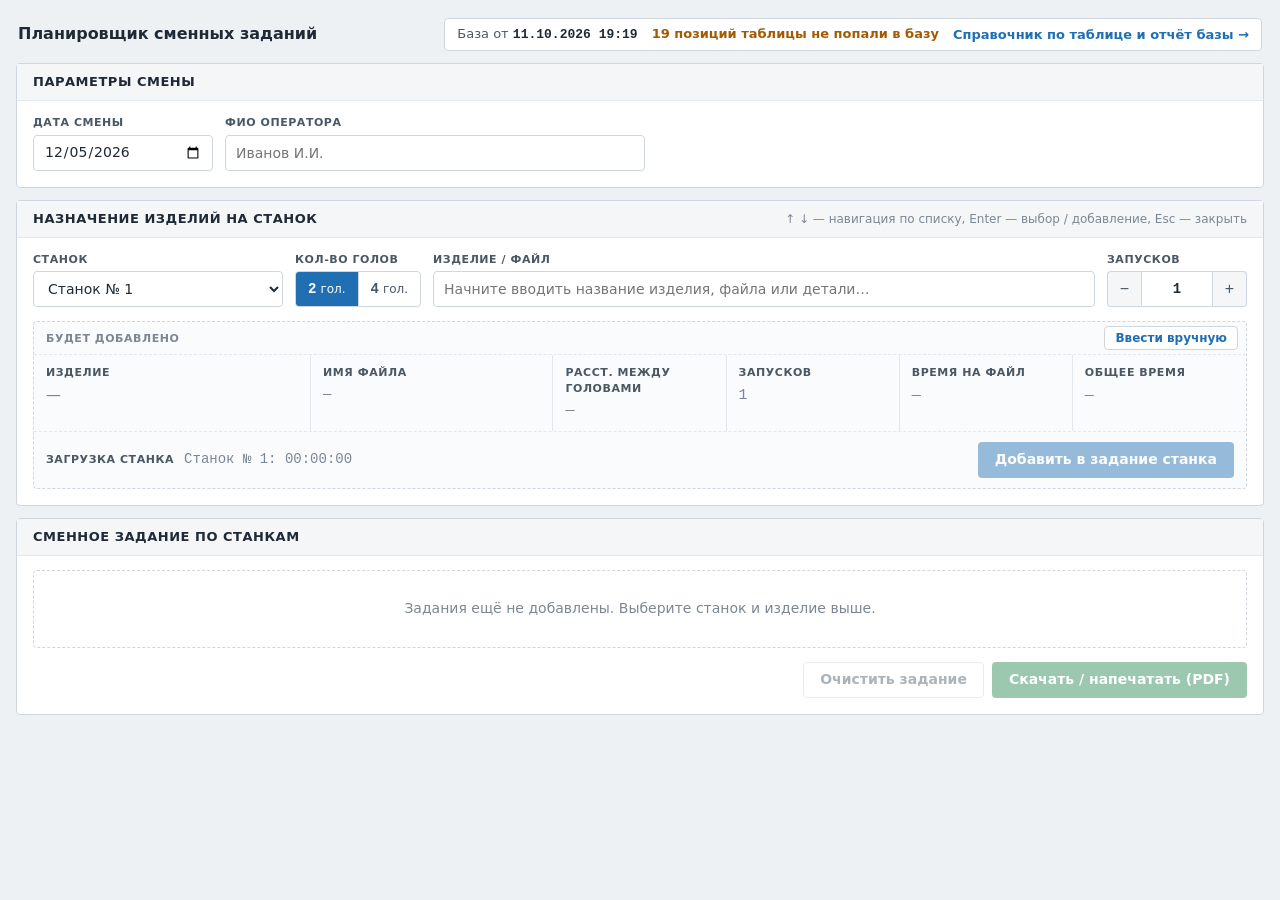
<file: index.html>
<!DOCTYPE html>
<html lang="ru">

<head>
    <meta charset="UTF-8">
    <meta name="viewport" content="width=device-width, initial-scale=1.0">
    <title>Планировщик сменных заданий</title>
    <meta name="description" content="Расчет загрузки и формирование списка изделий для резки на лазерном станке">
    <meta name="robots" content="noindex, nofollow">
    <link rel="icon" href="favicon.ico" type="image/x-icon">
    <link rel="icon" href="favicon/favicon.svg" type="image/svg+xml">
    <link rel="icon" href="favicon/favicon96-96.png" type="image/png" sizes="96x96">
    <link rel="icon" href="favicon/favicon180-180.png" type="image/png" sizes="180x180">
    <link rel="icon" href="favicon/favicon192-192.png" type="image/png" sizes="192x192">
    <link rel="icon" href="favicon/favicon512-512.png" type="image/png" sizes="512x512">
    <link rel="stylesheet" href="style.css">
    <!-- open graph meta -->
    <meta property="og:title" content="Планировщик сменных заданий">
    <meta property="og:description"
        content="Расчет загрузки и формирование списка изделий для резки на лазерном станке">
    <meta property="og:image" content="https://fed-off.github.io/order-service/favicon/favicon512-512.png">
    <meta property="og:url" content="https://fed-off.github.io/order-service/">
    <meta property="og:type" content="website">
</head>

<body>

    <main class="app no-print">

        <header class="topbar">
            <h1>Планировщик сменных заданий</h1>
            <a class="topbar-link" href="report.html" id="reportLink">
                <span class="topbar-meta" id="baseInfo"></span>
                <span class="topbar-go">Справочник по таблице и отчёт базы →</span>
            </a>
        </header>

        <!-- 1. Параметры смены -->
        <section class="panel">
            <header class="panel-head">
                <h2>Параметры смены</h2>
            </header>
            <div class="row row-shift">
                <div class="field field-date">
                    <label for="shiftDate">Дата смены</label>
                    <input type="date" id="shiftDate">
                </div>
                <div class="field field-operator">
                    <label for="operatorName">ФИО оператора</label>
                    <input type="text" id="operatorName" placeholder="Иванов И.И." autocomplete="off">
                </div>
            </div>
        </section>

        <!-- 2. Назначение изделий на станок -->
        <section class="panel">
            <header class="panel-head">
                <h2>Назначение изделий на станок</h2>
                <span class="hint">↑ ↓ — навигация по списку, Enter — выбор / добавление, Esc — закрыть</span>
            </header>

            <div class="row row-assign">
                <div class="field field-machine">
                    <label for="machineSelect">Станок</label>
                    <select id="machineSelect"></select>
                </div>

                <fieldset class="field field-heads">
                    <legend>Кол-во голов</legend>
                    <div class="segmented" role="radiogroup">
                        <label class="seg">
                            <input type="radio" name="heads" value="2" checked>
                            <span>2</span>
                        </label>
                        <label class="seg">
                            <input type="radio" name="heads" value="4">
                            <span>4</span>
                        </label>
                    </div>
                </fieldset>

                <div class="field field-search">
                    <label for="fileSearch">Изделие / файл</label>
                    <div class="combo">
                        <input type="text" id="fileSearch"
                            placeholder="Начните вводить название изделия, файла или детали…" autocomplete="off"
                            spellcheck="false" role="combobox" aria-expanded="false" aria-controls="searchResults"
                            aria-autocomplete="list">
                        <button type="button" class="combo-clear" id="searchClear" title="Очистить" hidden>×</button>
                        <div class="combo-list" id="searchResults" role="listbox" hidden></div>
                    </div>
                </div>

                <div class="field field-runs">
                    <label for="runsInput">Запусков</label>
                    <div class="stepper">
                        <button type="button" class="step-btn" data-step="-1" tabindex="-1"
                            aria-label="Меньше">−</button>
                        <input type="number" id="runsInput" value="1" min="1" step="1" inputmode="numeric">
                        <button type="button" class="step-btn" data-step="1" tabindex="-1"
                            aria-label="Больше">+</button>
                    </div>
                </div>
            </div>

            <!-- Предварительный просмотр добавляемой позиции -->
            <!-- data-mode="manual": вместо значений из базы — поля ручного ввода (m*) -->
            <div class="preview" id="preview" data-state="empty" data-mode="db">
                <div class="preview-title">
                    <span id="previewTitle">Будет добавлено</span>
                    <button type="button" class="btn-mini" id="manualBtn">Ввести вручную</button>
                </div>
                <div class="preview-grid">
                    <div class="out out-product">
                        <label class="out-label" for="mProduct">Изделие</label>
                        <output id="pvProduct">—</output>
                        <input type="text" id="mProduct" class="m-input" placeholder="Название изделия"
                            autocomplete="off">
                    </div>
                    <div class="out out-file">
                        <label class="out-label" for="mFile">Имя файла</label>
                        <output id="pvFile" class="file-cell"><span class="file-name">—</span></output>
                        <input type="text" id="mFile" class="m-input m-file" placeholder="Имя файла" autocomplete="off"
                            spellcheck="false">
                        <input type="text" id="mDesc" class="m-input m-desc" placeholder="Детали (необязательно)"
                            autocomplete="off">
                    </div>
                    <div class="out">
                        <label class="out-label" for="mDistance">Расст. между головами</label>
                        <output id="pvDistance" class="num">—</output>
                        <div class="m-unit m-input" data-unit="см">
                            <input type="text" id="mDistance" class="num" placeholder="0" inputmode="decimal"
                                autocomplete="off">
                        </div>
                    </div>
                    <div class="out">
                        <span class="out-label">Запусков</span>
                        <output id="pvRuns" class="num">—</output>
                    </div>
                    <div class="out">
                        <label class="out-label" for="mTime">Время на файл</label>
                        <output id="pvTimeOne" class="num">—</output>
                        <input type="text" id="mTime" class="m-input num" placeholder="чч:мм:сс" inputmode="numeric"
                            maxlength="8" autocomplete="off">
                    </div>
                    <div class="out out-accent">
                        <span class="out-label">Общее время</span>
                        <output id="pvTimeTotal" class="num">—</output>
                    </div>
                </div>
                <div class="preview-foot">
                    <div class="load">
                        <span class="out-label">Загрузка станка</span>
                        <output id="pvLoad" class="num">—</output>
                    </div>
                    <div class="preview-msg" id="previewMsg" hidden></div>
                    <button type="button" class="btn btn-primary" id="addBtn" disabled>Добавить в задание
                        станка</button>
                </div>
            </div>
        </section>

        <!-- 3. Сформированное задание -->
        <section class="panel">
            <header class="panel-head">
                <h2>Сменное задание по станкам</h2>
                <div class="summary" id="summary"></div>
            </header>

            <div id="jobsContainer"></div>

            <div class="panel-actions">
                <button type="button" class="btn btn-ghost" id="clearBtn" disabled>Очистить задание</button>
                <button type="button" class="btn btn-success" id="printBtn" disabled>Скачать / напечатать (PDF)</button>
            </div>
        </section>
    </main>

    <div class="toast" id="toast" role="status" aria-live="polite" hidden></div>

    <!-- Область печати (A4). Страницы (.pdf-page) собирает app.js: разбивка и нумерация
     считаются заранее, поэтому @page margin: 0 отключает колонтитулы браузера (URL, дату). -->
    <div id="pdfArea" class="print-only pdf-sheet"></div>

    <script src="data.js"></script>
    <script src="report.js"></script>
    <script src="app.js"></script>
</body>

</html>
</file>
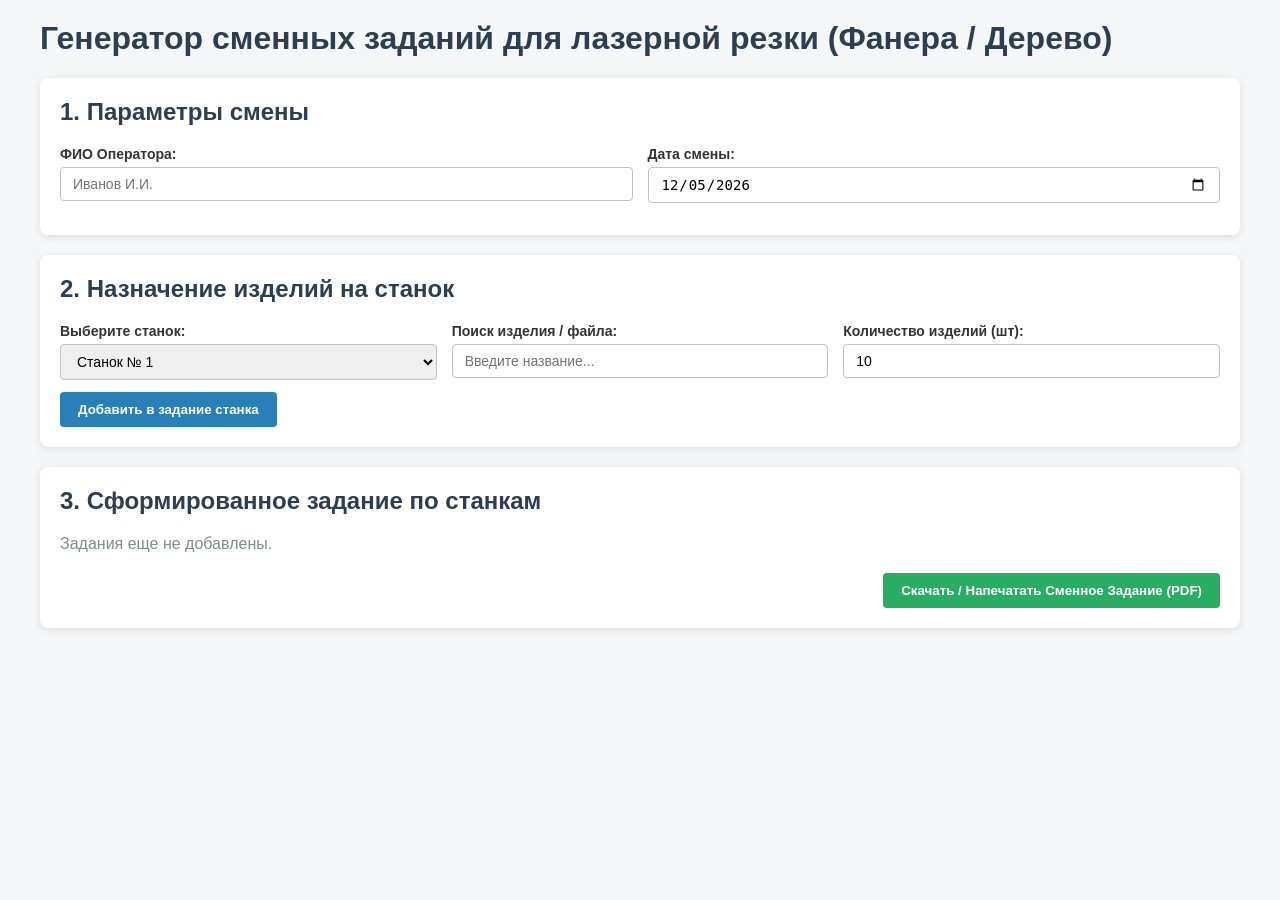
<file: reference.html>
<!DOCTYPE html>
<html lang="ru">
<head>
    <meta charset="UTF-8">
    <meta name="viewport" content="width=device-width, initial-scale=1.0">
    <title>Система формирования сменных заданий лазерной резки</title>
    <style>
        :root {
            --primary-color: #2c3e50;
            --accent-color: #2980b9;
            --bg-color: #f4f6f7;
            --card-bg: #ffffff;
            --border-color: #bdc3c7;
        }

        body {
            font-family: 'Segoe UI', Tahoma, Geneva, Verdana, sans-serif;
            background-color: var(--bg-color);
            margin: 0;
            padding: 20px;
            color: #333;
        }

        .container {
            max-width: 1200px;
            margin: 0 auto;
        }

        h1, h2, h3 {
            color: var(--primary-color);
            margin-top: 0;
        }

        .card {
            background: var(--card-bg);
            padding: 20px;
            border-radius: 8px;
            box-shadow: 0 2px 8px rgba(0,0,0,0.1);
            margin-bottom: 20px;
        }

        .grid-3 {
            display: grid;
            grid-template-columns: repeat(3, 1fr);
            gap: 15px;
        }

        .grid-2 {
            display: grid;
            grid-template-columns: repeat(2, 1fr);
            gap: 15px;
        }

        .form-group {
            display: flex;
            flex-direction: column;
            margin-bottom: 12px;
        }

        .form-group label {
            font-weight: 600;
            margin-bottom: 5px;
            font-size: 14px;
        }

        .form-group input, .form-group select {
            padding: 8px 12px;
            border: 1px solid var(--border-color);
            border-radius: 4px;
            font-size: 14px;
        }

        .btn {
            background-color: var(--accent-color);
            color: white;
            border: none;
            padding: 10px 18px;
            border-radius: 4px;
            cursor: pointer;
            font-weight: bold;
            transition: background 0.2s;
        }

        .btn:hover {
            background-color: #1c5980;
        }

        .btn-success {
            background-color: #27ae60;
        }
        .btn-success:hover {
            background-color: #1e8449;
        }

        .btn-danger {
            background-color: #e74c3c;
            padding: 5px 10px;
            font-size: 12px;
        }

        /* Таблица в интерфейсе */
        table.data-table {
            width: 100%;
            border-collapse: collapse;
            margin-top: 15px;
        }

        table.data-table th, table.data-table td {
            border: 1px solid var(--border-color);
            padding: 10px;
            text-align: left;
            font-size: 14px;
        }

        table.data-table th {
            background-color: #ecf0f1;
        }

        .machine-badge {
            display: inline-block;
            background: #e8f4f8;
            color: var(--accent-color);
            padding: 4px 8px;
            border-radius: 4px;
            font-weight: bold;
        }

        /* Поисковый блок */
        .search-results {
            border: 1px solid var(--border-color);
            max-height: 150px;
            overflow-y: auto;
            position: absolute;
            background: white;
            width: 95%;
            z-index: 100;
            display: none;
        }

        .search-item {
            padding: 8px;
            cursor: pointer;
            border-bottom: 1px solid #eee;
        }

        .search-item:hover {
            background-color: #f1f1f1;
        }

        /* БЛОК ДЛЯ ПЕЧАТИ PDF (A4) */
        @media print {
            body {
                background: white;
                padding: 0;
            }
            .no-print {
                display: none !important;
            }
            .print-only {
                display: block !important;
            }
            .page-break {
                page-break-after: always;
            }
        }

        .print-only {
            display: none;
        }

        .pdf-header {
            border-bottom: 2px solid #000;
            padding-bottom: 10px;
            margin-bottom: 15px;
        }

        .pdf-table {
            width: 100%;
            border-collapse: collapse;
            margin-top: 10px;
            margin-bottom: 20px;
        }

        .pdf-table th, .pdf-table td {
            border: 1px solid #000;
            padding: 8px;
            font-size: 12px;
            text-align: center;
        }

        .pdf-table th {
            background-color: #f0f0f0;
        }

        .pdf-manual-cell {
            width: 120px;
            background-color: #fafafa;
        }
    </style>
</head>
<body>

<div class="container no-print">
    <h1>Генератор сменных заданий для лазерной резки (Фанера / Дерево)</h1>

    <div class="card">
        <h2>1. Параметры смены</h2>
        <div class="grid-2">
            <div class="form-group">
                <label>ФИО Оператора:</label>
                <input type="text" id="operatorName" placeholder="Иванов И.И.">
            </div>
            <div class="form-group">
                <label>Дата смены:</label>
                <input type="date" id="shiftDate">
            </div>
        </div>
    </div>

    <div class="card">
        <h2>2. Назначение изделий на станок</h2>
        <div class="grid-3">
            <div class="form-group">
                <label>Выберите станок:</label>
                <select id="machineSelect">
                    <option value="1">Станок № 1</option>
                    <option value="2">Станок № 2</option>
                    <option value="3">Станок № 3</option>
                    <option value="4">Станок № 4</option>
                    <option value="5">Станок № 5</option>
                    <option value="6">Станок № 6</option>
                    <option value="7">Станок № 7</option>
                    <option value="8">Станок № 8</option>
                    <option value="9">Станок № 9</option>
                    <option value="10">Станок № 10</option>
                </select>
            </div>

            <div class="form-group" style="position: relative;">
                <label>Поиск изделия / файла:</label>
                <input type="text" id="fileSearch" placeholder="Введите название..." autocomplete="off">
                <div id="searchResults" class="search-results"></div>
            </div>

            <div class="form-group">
                <label>Количество изделий (шт):</label>
                <input type="number" id="itemQty" value="10" min="1">
            </div>
        </div>

        <div id="calcPreview" style="background: #eef7fa; padding: 12px; border-radius: 4px; display: none; margin-bottom: 15px;">
            <strong>Предварительный расчёт:</strong>
            <span id="previewText"></span>
        </div>

        <button class="btn" onclick="addJobToMachine()">Добавить в задание станка</button>
    </div>

    <div class="card">
        <h2>3. Сформированное задание по станкам</h2>
        <div id="jobsContainer">
            <p style="color: #7f8c8d;">Задания еще не добавлены.</p>
        </div>

        <div style="margin-top: 20px; text-align: right;">
            <button class="btn btn-success" onclick="generatePDF()">Скачать / Напечатать Сменное Задание (PDF)</button>
        </div>
    </div>
</div>

<div id="pdfArea" class="print-only">
    <div class="pdf-header">
        <h2 style="text-align: center; margin-bottom: 5px;">СМЕННОЕ ЗАДАНИЕ НА ЛАЗЕРНУЮ РЕЗКУ</h2>
        <table style="width: 100%; font-size: 14px; margin-top: 10px;">
            <tr>
                <td><strong>Оператор:</strong> <span id="pdfOperator">-</span></td>
                <td style="text-align: right;"><strong>Дата:</strong> <span id="pdfDate">-</span></td>
            </tr>
        </table>
    </div>

    <div id="pdfMachinesContent"></div>
</div>

<script>
// --- БАЗА ДАННЫХ ФАЙЛОВ ИЗ EXCEL (Таблица раскроев дерева) ---
const fileDatabase = [
    { id: 1, name: "1.5_Medal_Belive.rd", description: "Медальница Фанера 'Верь в себя'", headDistance: "180 мм", itemsPerSheet: 4, cutTimeMin: 12, changeMaterialTimeMin: 2 },
    { id: 2, name: "3_Box_Tea_100x100.rd", description: "Шкатулка для чая (Фанера 3мм)", headDistance: "120 мм", itemsPerSheet: 2, cutTimeMin: 8, changeMaterialTimeMin: 2 },
    { id: 3, name: "4_Organizer_Desk.rd", description: "Органайзер настольный (Фанера 4мм)", headDistance: "Без смещения", itemsPerSheet: 1, cutTimeMin: 15, changeMaterialTimeMin: 3 },
    { id: 4, name: "3_Clock_Wood_300.rd", description: "Заготовка часов 300мм", headDistance: "200 мм", itemsPerSheet: 6, cutTimeMin: 18, changeMaterialTimeMin: 2 },
    { id: 5, name: "6_Topper_Happy.rd", description: "Топпер 'С Днем Рождения'", headDistance: "100 мм", itemsPerSheet: 12, cutTimeMin: 10, changeMaterialTimeMin: 1.5 }
];

// Хранилище сменного задания: { machineId: [ { file, qty, runs, totalTime } ] }
let machineJobs = {}; 
let selectedFile = null;

// Инициализация даты
document.getElementById('shiftDate').valueAsDate = new Date();

// --- МАТЕМАТИЧЕСКИЕ ФУНКЦИИ (ФОРМУЛЫ ИЗ EXCEL) ---

/**
 * Расчет количества запусков файла на станке
 * Excel Formula: ROUNDUP(ReqQty / ItemsPerSheet)
 */
function calculateRuns(reqQty, itemsPerSheet) {
    return Math.ceil(reqQty / itemsPerSheet);
}

/**
 * Расчет общего времени на изготовление партии одного файла (в минутах)
 * Excel Formula: Runs * (CutTimePerSheet + ChangeMaterialTime)
 */
function calculateFileTotalTime(runs, cutTimePerSheet, changeMaterialTime) {
    return runs * (cutTimePerSheet + changeMaterialTime);
}

/**
 * Форматирование времени из минут в часы и минуты
 */
function formatTime(minutes) {
    const hrs = Math.floor(minutes / 60);
    const mins = Math.round(minutes % 60);
    if (hrs > 0) {
        return `${hrs} ч ${mins} мин`;
    }
    return `${mins} мин`;
}

// --- ИНТЕРФЕЙС И ПОИСК ---

const searchInput = document.getElementById('fileSearch');
const searchResults = document.getElementById('searchResults');
const itemQtyInput = document.getElementById('itemQty');

searchInput.addEventListener('input', function() {
    const query = this.value.toLowerCase().trim();
    searchResults.innerHTML = '';
    
    if (!query) {
        searchResults.style.display = 'none';
        return;
    }

    const filtered = fileDatabase.filter(f => 
        f.name.toLowerCase().includes(query) || 
        f.description.toLowerCase().includes(query)
    );

    if (filtered.length > 0) {
        filtered.forEach(file => {
            const div = document.createElement('div');
            div.className = 'search-item';
            div.innerText = `${file.description} (${file.name})`;
            div.onclick = () => selectFile(file);
            searchResults.appendChild(div);
        });
        searchResults.style.display = 'block';
    } else {
        searchResults.style.display = 'none';
    }
});

function selectFile(file) {
    selectedFile = file;
    searchInput.value = `${file.description} (${file.name})`;
    searchResults.style.display = 'none';
    updatePreview();
}

itemQtyInput.addEventListener('input', updatePreview);

function updatePreview() {
    if (!selectedFile) return;

    const qty = parseInt(itemQtyInput.value) || 0;
    if (qty <= 0) return;

    const runs = calculateRuns(qty, selectedFile.itemsPerSheet);
    const totalMin = calculateFileTotalTime(runs, selectedFile.cutTimeMin, selectedFile.changeMaterialTimeMin);

    const preview = document.getElementById('calcPreview');
    const previewText = document.getElementById('previewText');
    
    preview.style.display = 'block';
    previewText.innerHTML = `Необходимо <strong>${runs} запусков</strong> файла на станке. Расчётное время выполнения: <strong>${formatTime(totalMin)}</strong> (включая смену материала).`;
}

// Добавление файла в станок
function addJobToMachine() {
    if (!selectedFile) {
        alert('Пожалуйста, выберите файл/изделие из списка!');
        return;
    }

    const machineId = document.getElementById('machineSelect').value;
    const qty = parseInt(itemQtyInput.value) || 0;

    if (qty <= 0) {
        alert('Укажите корректное количество изделий!');
        return;
    }

    const runs = calculateRuns(qty, selectedFile.itemsPerSheet);
    const totalTimeMin = calculateFileTotalTime(runs, selectedFile.cutTimeMin, selectedFile.changeMaterialTimeMin);

    if (!machineJobs[machineId]) {
        machineJobs[machineId] = [];
    }

    machineJobs[machineId].push({
        file: selectedFile,
        qty: qty,
        runs: runs,
        totalTimeMin: totalTimeMin
    });

    // Сброс выбора
    selectedFile = null;
    searchInput.value = '';
    document.getElementById('calcPreview').style.display = 'none';

    renderJobs();
}

// Отрисовка списка заданий в интерфейсе
function renderJobs() {
    const container = document.getElementById('jobsContainer');
    container.innerHTML = '';

    const machineKeys = Object.keys(machineJobs).sort((a,b) => a - b);

    if (machineKeys.length === 0) {
        container.innerHTML = '<p style="color: #7f8c8d;">Задания еще не добавлены.</p>';
        return;
    }

    machineKeys.forEach(mId => {
        const jobs = machineJobs[mId];
        
        // Вычисляем общее время занятости станка (СУММА времени всех файлов)
        const totalMachineTimeMin = jobs.reduce((sum, j) => sum + j.totalTimeMin, 0);

        const card = document.createElement('div');
        card.style.border = '1px solid #dcdde1';
        card.style.borderRadius = '6px';
        card.style.padding = '15px';
        card.style.marginBottom = '15px';

        let html = `
            <div style="display: flex; justify-content: space-between; align-items: center; margin-bottom: 10px;">
                <span class="machine-badge">СТАНОК № ${mId}</span>
                <strong style="color: #27ae60;">Общее время занятости станка: ${formatTime(totalMachineTimeMin)}</strong>
            </div>
            <table class="data-table">
                <thead>
                    <tr>
                        <th>Описание изделия</th>
                        <th>Имя файла</th>
                        <th>Расстояние между головами</th>
                        <th>Кол-во изделий</th>
                        <th>Кол-во запусков</th>
                        <th>Время на файл</th>
                        <th>Действие</th>
                    </tr>
                </thead>
                <tbody>
        `;

        jobs.forEach((job, index) => {
            html += `
                <tr>
                    <td>${job.file.description}</td>
                    <td><code>${job.file.name}</code></td>
                    <td>${job.file.headDistance}</td>
                    <td>${job.qty} шт</td>
                    <td><strong>${job.runs}</strong></td>
                    <td>${formatTime(job.totalTimeMin)}</td>
                    <td><button class="btn btn-danger" onclick="removeJob(${mId}, ${index})">Удалить</button></td>
                </tr>
            `;
        });

        html += `</tbody></table>`;
        card.innerHTML = html;
        container.appendChild(card);
    });
}

function removeJob(machineId, index) {
    machineJobs[machineId].splice(index, 1);
    if (machineJobs[machineId].length === 0) {
        delete machineJobs[machineId];
    }
    renderJobs();
}

// --- ПОДГОТОВКА И ПЕЧАТЬ PDF ---

function generatePDF() {
    const operator = document.getElementById('operatorName').value || 'Не указан';
    const date = document.getElementById('shiftDate').value || '-';

    document.getElementById('pdfOperator').innerText = operator;
    document.getElementById('pdfDate').innerText = date;

    const pdfContent = document.getElementById('pdfMachinesContent');
    pdfContent.innerHTML = '';

    const machineKeys = Object.keys(machineJobs).sort((a,b) => a - b);

    if (machineKeys.length === 0) {
        alert('Нет данных для печати! Сначала добавьте хотя бы одно задание.');
        return;
    }

    machineKeys.forEach(mId => {
        const jobs = machineJobs[mId];
        const totalMachineTimeMin = jobs.reduce((sum, j) => sum + j.totalTimeMin, 0);

        const block = document.createElement('div');
        block.style.marginBottom = '25px';

        let tableHtml = `
            <div style="background: #e0e0e0; padding: 6px 10px; font-weight: bold; font-size: 14px; border: 1px solid #000; display: flex; justify-content: space-between;">
                <span>СТАНОК № ${mId}</span>
                <span>ОБЩЕЕ ВРЕМЯ ЗАНЯТОСТИ СТАНКА: ${formatTime(totalMachineTimeMin)}</span>
            </div>
            <table class="pdf-table">
                <thead>
                    <tr>
                        <th style="width: 25%;">Описание изделия</th>
                        <th style="width: 20%;">Имя файла</th>
                        <th style="width: 15%;">Расстояние между головами</th>
                        <th style="width: 10%;">Кол-во запусков</th>
                        <th class="pdf-manual-cell">Запусков на начало смены (заполняет оператор)</th>
                        <th class="pdf-manual-cell">Запусков на конец смены (заполняет оператор)</th>
                    </tr>
                </thead>
                <tbody>
        `;

        jobs.forEach(job => {
            tableHtml += `
                <tr>
                    <td style="text-align: left;">${job.file.description}</td>
                    <td><code>${job.file.name}</code></td>
                    <td>${job.file.headDistance}</td>
                    <td><strong>${job.runs}</strong></td>
                    <td class="pdf-manual-cell"></td>
                    <td class="pdf-manual-cell"></td>
                </tr>
            `;
        });

        tableHtml += `</tbody></table>`;
        block.innerHTML = tableHtml;
        pdfContent.appendChild(block);
    });

    // Вызов диалога печати браузера (с возможностью сохранения в PDF)
    window.print();
}
</script>
</body>
</html>
</file>
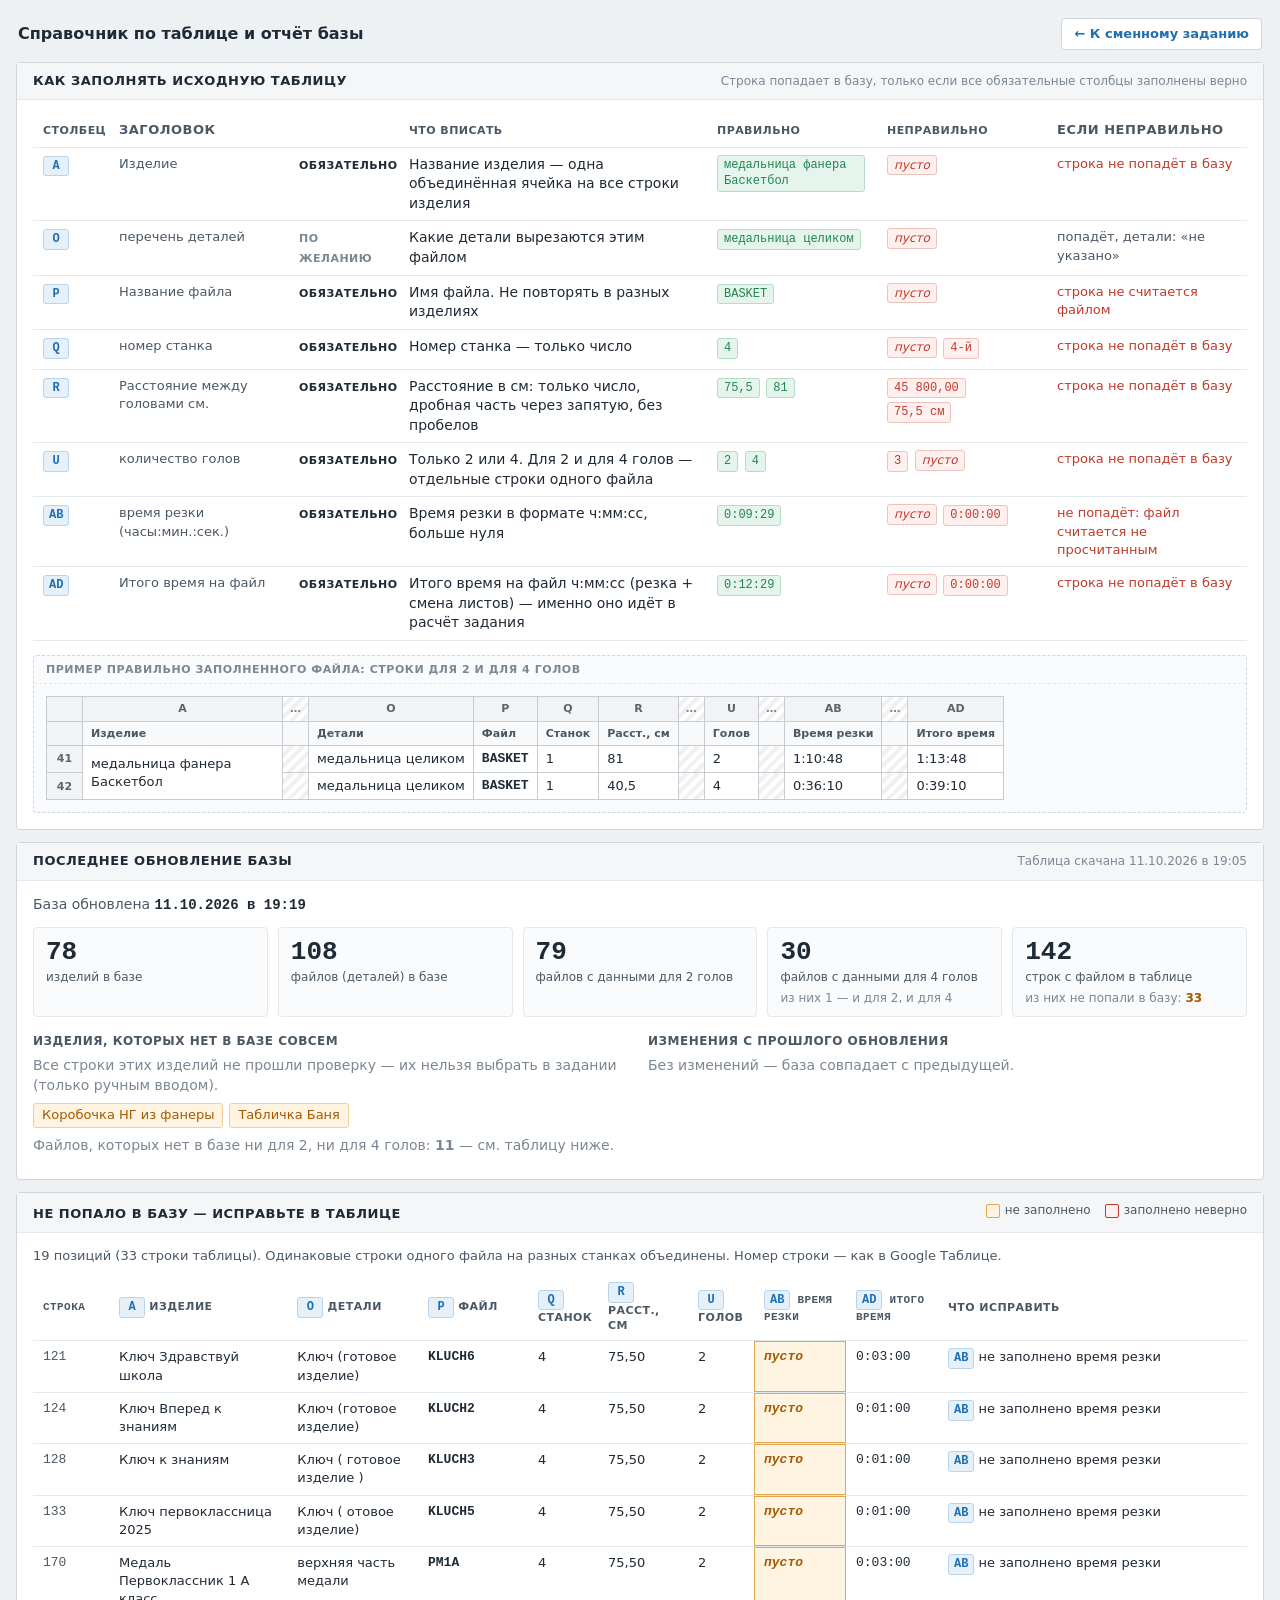
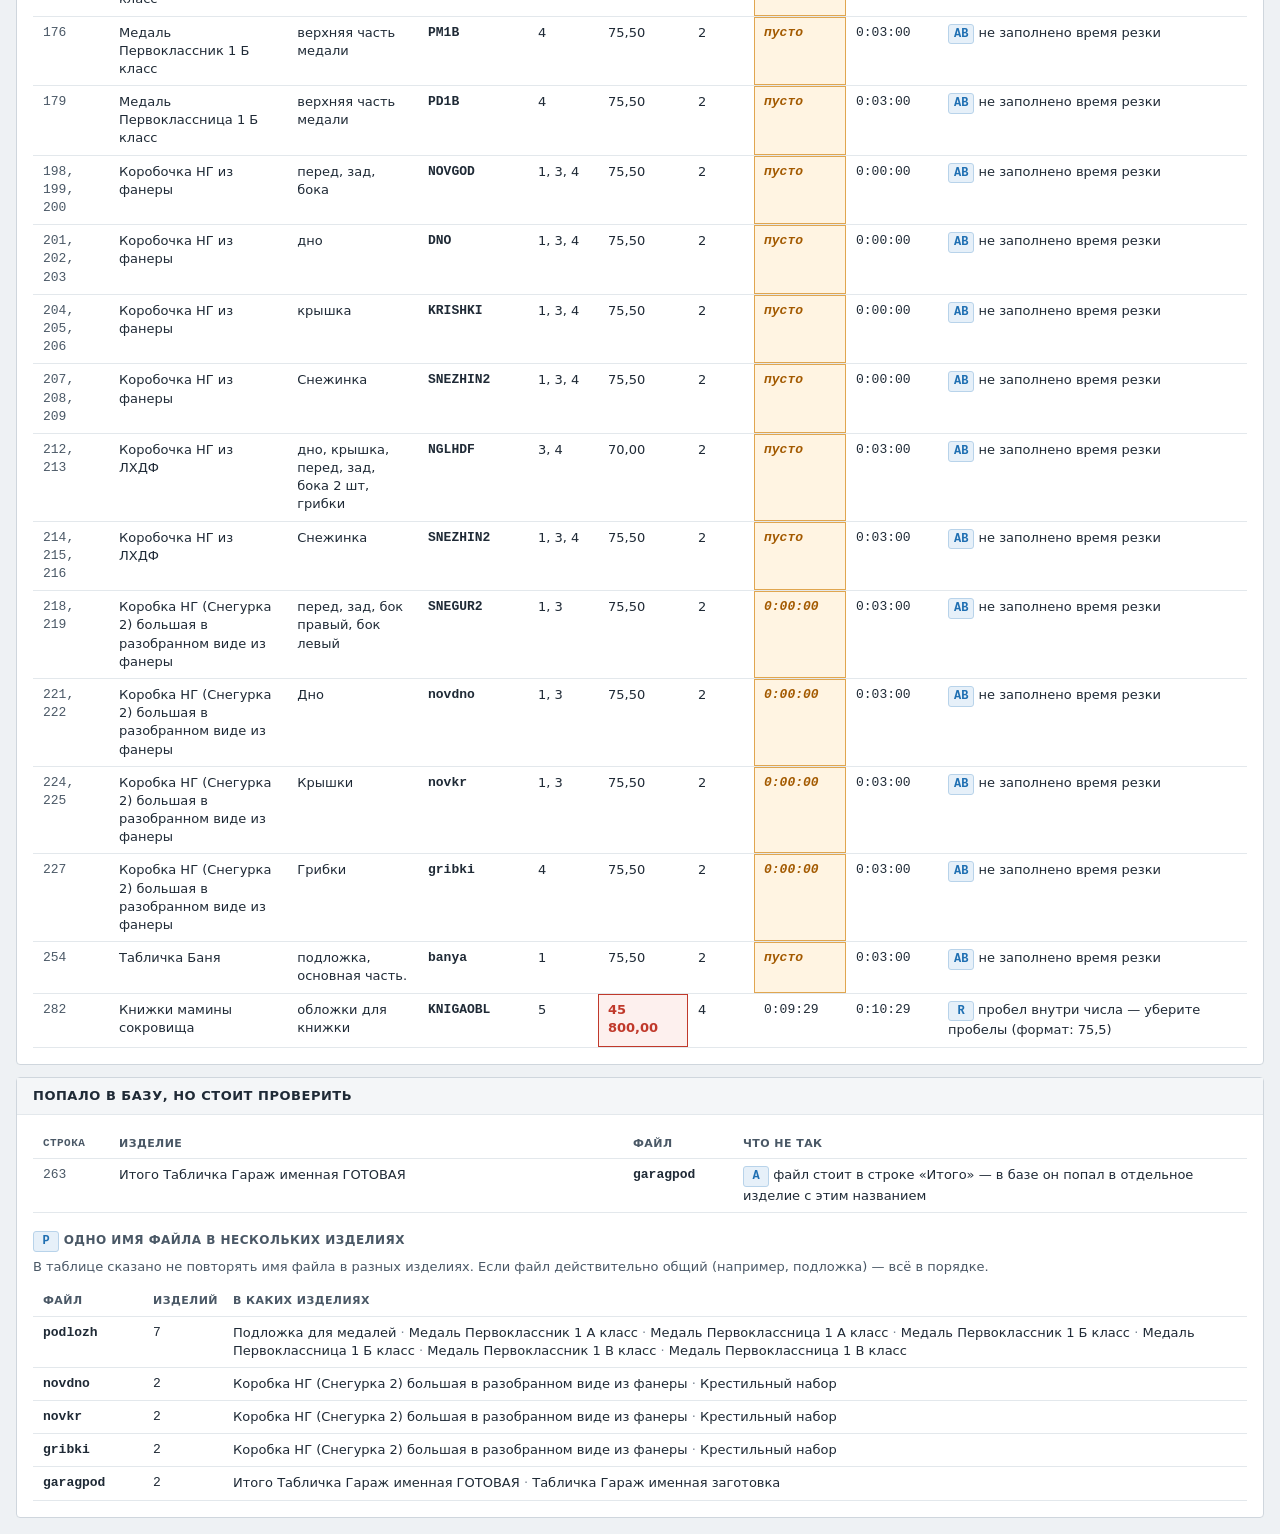
<file: report.html>
<!DOCTYPE html>
<html lang="ru">
<head>
    <meta charset="UTF-8">
    <meta name="viewport" content="width=device-width, initial-scale=1.0">
    <title>Справочник по таблице и отчёт базы</title>
    <link rel="stylesheet" href="style.css">
</head>
<body>

<main class="app">

    <header class="topbar">
        <h1>Справочник по таблице и отчёт базы</h1>
        <a class="topbar-link" href="index.html">
            <span class="topbar-go">← К сменному заданию</span>
        </a>
    </header>

    <!-- 1. Как заполнять исходную таблицу (буквы столбцов — из последнего парса) -->
    <section class="panel">
        <header class="panel-head">
            <h2>Как заполнять исходную таблицу</h2>
            <span class="hint">Строка попадает в базу, только если все обязательные столбцы заполнены верно</span>
        </header>
        <div class="table-wrap">
            <table class="data-table guide-table">
                <thead>
                    <tr>
                        <th class="g-col">Столбец</th>
                        <th class="g-name">Заголовок</th>
                        <th class="g-req"></th>
                        <th>Что вписать</th>
                        <th class="g-ex">Правильно</th>
                        <th class="g-ex">Неправильно</th>
                        <th class="g-res">Если неправильно</th>
                    </tr>
                </thead>
                <tbody id="guideRows"></tbody>
            </table>
        </div>

        <div class="sample">
            <div class="sample-title">Пример правильно заполненного файла: строки для 2 и для 4 голов</div>
            <div class="table-wrap">
                <table class="sheet" id="sampleSheet"></table>
            </div>
        </div>
    </section>

    <!-- 2. Последнее обновление базы -->
    <section class="panel">
        <header class="panel-head">
            <h2>Последнее обновление базы</h2>
            <span class="hint" id="parseDate"></span>
        </header>
        <div id="statsBlock"></div>
    </section>

    <!-- 3. Не попало в базу -->
    <section class="panel">
        <header class="panel-head">
            <h2>Не попало в базу — исправьте в таблице</h2>
            <div class="legend-inline">
                <span><i class="sw sw-empty"></i>не заполнено</span>
                <span><i class="sw sw-bad"></i>заполнено неверно</span>
            </div>
        </header>
        <div id="excludedBlock"></div>
    </section>

    <!-- 4. Попало, но проверьте -->
    <section class="panel">
        <header class="panel-head">
            <h2>Попало в базу, но стоит проверить</h2>
        </header>
        <div id="attentionBlock"></div>
    </section>

</main>

<script src="report.js"></script>
<script src="report-view.js"></script>
</body>
</html>
</file>
<file: style.css>
:root {
    --bg: #eef1f4;
    --panel: #ffffff;
    --ink: #1f2a36;
    --ink-2: #4a5866;
    --muted: #7b8794;
    --line: #cfd6dd;
    --line-2: #e3e8ec;
    --head: #f4f6f8;
    --accent: #1f6fb2;
    --accent-ink: #ffffff;
    --accent-soft: #e6f0f9;
    --success: #23864f;
    --success-soft: #e5f4ec;
    --warn: #a35a00;
    --warn-soft: #fff4e2;
    --danger: #c0392b;
    --radius: 4px;
    --mono: ui-monospace, "Cascadia Mono", "JetBrains Mono", "SFMono-Regular", Consolas, "Liberation Mono", monospace;
    --sans: "Segoe UI", system-ui, -apple-system, Roboto, "Helvetica Neue", Arial, sans-serif;
}

* { box-sizing: border-box; }

body {
    margin: 0;
    padding: 16px;
    background: var(--bg);
    color: var(--ink);
    font: 14px/1.4 var(--sans);
}

.app {
    max-width: 1280px;
    margin: 0 auto;
    display: grid;
    gap: 12px;
}

.app > * { min-width: 0; }

/* ---------- Верхняя строка ---------- */

.topbar {
    display: flex;
    align-items: center;
    justify-content: space-between;
    gap: 8px 16px;
    flex-wrap: wrap;
    padding: 2px 2px 0;
}

.topbar h1 {
    margin: 0;
    font-size: 16px;
    font-weight: 700;
    color: var(--ink);
}

.topbar-link {
    display: flex;
    align-items: center;
    gap: 6px 14px;
    flex-wrap: wrap;
    padding: 6px 12px;
    border: 1px solid var(--line);
    border-radius: var(--radius);
    background: var(--panel);
    color: var(--ink-2);
    font-size: 13px;
    text-decoration: none;
}

.topbar-link:hover { border-color: var(--accent); }

.topbar-meta {
    display: flex;
    gap: 14px;
    flex-wrap: wrap;
}

.topbar-meta:empty { display: none; }
.topbar-meta b { font-family: var(--mono); color: var(--ink); }
.topbar-warn { color: var(--warn); font-weight: 600; }
.topbar-go { color: var(--accent); font-weight: 600; }

/* ---------- Панели ---------- */

.panel {
    background: var(--panel);
    border: 1px solid var(--line);
    border-radius: var(--radius);
    padding: 14px 16px 16px;
}

.panel-head {
    display: flex;
    align-items: baseline;
    justify-content: space-between;
    gap: 12px;
    flex-wrap: wrap;
    margin: -14px -16px 14px;
    padding: 9px 16px;
    border-bottom: 1px solid var(--line-2);
    background: var(--head);
}

.panel-head h2 {
    margin: 0;
    font-size: 13px;
    font-weight: 700;
    letter-spacing: .04em;
    text-transform: uppercase;
    color: var(--ink);
}

.hint {
    font-size: 12px;
    color: var(--muted);
}

.panel-actions {
    display: flex;
    justify-content: flex-end;
    gap: 8px;
    margin-top: 14px;
}

/* ---------- Поля ---------- */

.row {
    display: grid;
    gap: 12px;
    align-items: end;
}

.row-shift {
    grid-template-columns: 180px minmax(220px, 420px);
}

.row-assign {
    grid-template-columns: 250px auto minmax(280px, 1fr) 140px;
}

.field {
    display: flex;
    flex-direction: column;
    gap: 4px;
    min-width: 0;
    margin: 0;
    padding: 0;
    border: 0;
}

.field > label,
.field > legend,
.out-label {
    font-size: 11px;
    font-weight: 600;
    text-transform: uppercase;
    letter-spacing: .05em;
    color: var(--ink-2);
    padding: 0;
}

.field > legend { margin-bottom: 4px; }

input[type="text"],
input[type="date"],
input[type="number"],
select {
    height: 36px;
    width: 100%;
    padding: 0 10px;
    border: 1px solid var(--line);
    border-radius: var(--radius);
    background: #fff;
    color: var(--ink);
    font: inherit;
    outline: none;
    transition: border-color .12s, box-shadow .12s;
}

input:focus,
select:focus {
    border-color: var(--accent);
    box-shadow: 0 0 0 3px rgba(31, 111, 178, .15);
}

select { cursor: pointer; }

/* Сегмент-переключатель голов */
.segmented {
    display: inline-flex;
    height: 36px;
    border: 1px solid var(--line);
    border-radius: var(--radius);
    overflow: hidden;
}

.seg {
    position: relative;
    display: flex;
}

.seg input {
    position: absolute;
    opacity: 0;
    pointer-events: none;
}

.seg span {
    display: flex;
    align-items: center;
    justify-content: center;
    min-width: 52px;
    padding: 0 12px;
    font-family: var(--mono);
    font-weight: 700;
    cursor: pointer;
    color: var(--ink-2);
    user-select: none;
}

.seg span::after {
    content: " гол.";
    font-family: var(--sans);
    font-weight: 400;
    font-size: 12px;
    margin-left: 4px;
}

.seg + .seg span { border-left: 1px solid var(--line); }
.seg span:hover { background: var(--head); }

.seg input:checked + span {
    background: var(--accent);
    color: var(--accent-ink);
}

.seg input:focus-visible + span {
    box-shadow: inset 0 0 0 2px rgba(255, 255, 255, .7);
}

/* Степпер запусков */
.stepper {
    display: flex;
    height: 36px;
}

.stepper input {
    border-radius: 0;
    text-align: center;
    font-family: var(--mono);
    font-weight: 700;
    -moz-appearance: textfield;
    appearance: textfield;
}

.stepper input::-webkit-outer-spin-button,
.stepper input::-webkit-inner-spin-button { -webkit-appearance: none; margin: 0; }

.step-btn {
    flex: 0 0 34px;
    border: 1px solid var(--line);
    background: var(--head);
    color: var(--ink-2);
    font-size: 16px;
    cursor: pointer;
}

.step-btn:first-child { border-right: 0; border-radius: var(--radius) 0 0 var(--radius); }
.step-btn:last-child  { border-left: 0;  border-radius: 0 var(--radius) var(--radius) 0; }
.step-btn:hover { background: var(--line-2); color: var(--ink); }

/* ---------- Комбобокс поиска ---------- */

.combo { position: relative; }

.combo input { padding-right: 32px; }

.combo-clear {
    position: absolute;
    top: 50%;
    right: 6px;
    transform: translateY(-50%);
    width: 24px;
    height: 24px;
    border: 0;
    border-radius: var(--radius);
    background: transparent;
    color: var(--muted);
    font-size: 18px;
    line-height: 1;
    cursor: pointer;
}

.combo-clear:hover { background: var(--head); color: var(--ink); }

.combo-list {
    position: absolute;
    z-index: 50;
    top: calc(100% + 4px);
    left: 0;
    right: 0;
    max-height: 360px;
    overflow-y: auto;
    background: #fff;
    border: 1px solid var(--line);
    border-radius: var(--radius);
    box-shadow: 0 8px 24px rgba(20, 30, 40, .14);
}

.combo-group {
    position: sticky;
    top: 0;
    z-index: 1;
    padding: 5px 10px;
    background: var(--head);
    border-bottom: 1px solid var(--line-2);
    font-size: 12px;
    font-weight: 700;
    color: var(--ink-2);
}

.combo-item {
    display: grid;
    grid-template-columns: 1fr auto;
    align-items: center;
    gap: 10px;
    padding: 6px 10px 6px 20px;
    border-bottom: 1px solid var(--line-2);
    cursor: pointer;
}

.combo-item:last-child { border-bottom: 0; }

.combo-item.is-active { background: var(--accent-soft); }
.combo-item.is-selected { box-shadow: inset 3px 0 0 var(--accent); }
.combo-item.is-unavailable .file-cell { opacity: .55; }

.combo-empty {
    padding: 12px;
    color: var(--muted);
    text-align: center;
}

mark {
    background: #ffe58a;
    color: inherit;
    border-radius: 2px;
}

.tags { display: flex; gap: 4px; }

.tag {
    font-family: var(--mono);
    font-size: 11px;
    padding: 1px 5px;
    border: 1px solid var(--line);
    border-radius: 3px;
    color: var(--muted);
    background: #fff;
    text-decoration: line-through;
}

.tag.on {
    text-decoration: none;
    color: var(--ink-2);
}

.tag.on.cur {
    border-color: var(--accent);
    color: var(--accent);
    background: var(--accent-soft);
}

/* Ячейка «имя файла + описание» (2 строки) */
.file-cell {
    display: flex;
    flex-direction: column;
    min-width: 0;
}

.file-name {
    font-family: var(--mono);
    font-weight: 600;
    word-break: break-all;
}

.file-desc {
    font-size: 12px;
    color: var(--muted);
}

/* ---------- Предпросмотр ---------- */

.preview {
    margin-top: 14px;
    border: 1px dashed var(--line);
    border-radius: var(--radius);
    background: #fafbfc;
}

.preview[data-state="ready"] {
    border-style: solid;
    border-color: #b8d3ea;
    background: #f5f9fd;
}

.preview[data-state="warn"] {
    border-style: solid;
    border-color: #f0cf9c;
}

.preview-title {
    display: flex;
    align-items: center;
    justify-content: space-between;
    gap: 12px;
    padding: 4px 8px 4px 12px;
    font-size: 11px;
    font-weight: 700;
    text-transform: uppercase;
    letter-spacing: .05em;
    color: var(--muted);
    border-bottom: 1px dashed var(--line-2);
}

.preview-grid {
    display: grid;
    grid-template-columns: minmax(160px, 1.6fr) minmax(150px, 1.4fr) repeat(4, minmax(110px, 1fr));
}

.out {
    display: flex;
    flex-direction: column;
    gap: 4px;
    padding: 10px 12px;
    min-width: 0;
    border-right: 1px solid var(--line-2);
}

.out:last-child { border-right: 0; }

.out output {
    font-size: 15px;
    font-weight: 600;
    min-height: 21px;
}

.out .file-name { font-size: 14px; }

.num {
    font-family: var(--mono);
    font-variant-numeric: tabular-nums;
}

.preview[data-state="empty"] output,
.preview[data-state="empty"] .file-name { color: var(--muted); font-weight: 400; }

.out-accent output { color: var(--accent); }

.out output.is-changed { animation: flash .5s ease-out; }

@keyframes flash {
    from { background: #fff3b0; }
    to   { background: transparent; }
}

.preview-foot {
    display: flex;
    align-items: center;
    gap: 16px;
    flex-wrap: wrap;
    padding: 10px 12px;
    border-top: 1px dashed var(--line-2);
}

.load {
    display: flex;
    align-items: baseline;
    gap: 10px;
}

.load output { font-weight: 600; }
.load .arrow { color: var(--muted); margin: 0 6px; }
.load .after { color: var(--success); }

.preview-msg {
    flex: 1;
    font-size: 13px;
    color: var(--warn);
    background: var(--warn-soft);
    border: 1px solid #f0cf9c;
    border-radius: var(--radius);
    padding: 6px 10px;
}

.preview-foot .btn { margin-left: auto; }

.link-btn {
    border: 0;
    background: none;
    padding: 0;
    color: var(--accent);
    font: inherit;
    font-weight: 600;
    text-decoration: underline;
    cursor: pointer;
}

/* ---------- Ручной ввод в превью ---------- */

.btn-mini {
    height: 24px;
    padding: 0 10px;
    border: 1px solid var(--line);
    border-radius: var(--radius);
    background: #fff;
    color: var(--accent);
    font: inherit;
    font-size: 12px;
    font-weight: 600;
    letter-spacing: 0;
    text-transform: none;
    cursor: pointer;
}

.btn-mini:hover { border-color: var(--accent); background: var(--accent-soft); }

.m-input { display: none; }

.preview[data-mode="manual"] {
    border-style: solid;
    border-color: var(--accent);
    background: #fff;
}

.preview[data-mode="manual"] .preview-title { color: var(--accent); }
.preview[data-mode="manual"] .out > output:not(#pvRuns):not(#pvTimeTotal) { display: none; }
.preview[data-mode="manual"] .m-input { display: block; }
.preview[data-mode="manual"] .m-unit { display: flex; }

.out input.m-input,
.m-unit input {
    height: 30px;
    padding: 0 8px;
    font-size: 14px;
    font-weight: 600;
}

.out .m-desc {
    margin-top: 4px;
    font-weight: 400;
    font-size: 13px;
}

.out .m-file { font-family: var(--mono); }

/* Поле с единицей измерения справа: «75,5 | см» */
.m-unit { position: relative; }
.m-unit input { padding-right: 34px; }
.m-unit::after {
    content: attr(data-unit);
    position: absolute;
    right: 9px;
    top: 50%;
    transform: translateY(-50%);
    font-size: 12px;
    color: var(--muted);
    pointer-events: none;
}

.out .is-invalid,
.m-unit.is-invalid input {
    border-color: var(--danger);
    background: #fdf0ee;
}

.badge-manual {
    display: inline-block;
    margin-left: 6px;
    padding: 0 5px;
    border: 1px solid #f0cf9c;
    border-radius: 3px;
    background: var(--warn-soft);
    color: var(--warn);
    font-family: var(--sans);
    font-size: 10px;
    font-weight: 600;
    text-transform: uppercase;
    letter-spacing: .04em;
    vertical-align: 2px;
}

/* ---------- Кнопки ---------- */

.btn {
    height: 36px;
    padding: 0 16px;
    border: 1px solid transparent;
    border-radius: var(--radius);
    font: inherit;
    font-weight: 600;
    cursor: pointer;
    transition: background .12s, opacity .12s;
}

.btn:disabled { opacity: .45; cursor: not-allowed; }

.btn-primary { background: var(--accent); color: #fff; }
.btn-primary:not(:disabled):hover { background: #185a91; }

.btn-success { background: var(--success); color: #fff; }
.btn-success:not(:disabled):hover { background: #1b6b3e; }

.btn-ghost { background: #fff; border-color: var(--line); color: var(--ink-2); }
.btn-ghost:not(:disabled):hover { border-color: var(--danger); color: var(--danger); }

.icon-btn {
    width: 28px;
    height: 28px;
    border: 1px solid transparent;
    border-radius: var(--radius);
    background: transparent;
    color: var(--muted);
    font-size: 16px;
    line-height: 1;
    cursor: pointer;
}

.icon-btn:hover { border-color: var(--danger); color: var(--danger); background: #fdf0ee; }

/* ---------- Задание по станкам ---------- */

.summary {
    display: flex;
    gap: 16px;
    font-size: 12px;
    color: var(--ink-2);
}

.summary b { font-family: var(--mono); color: var(--ink); }

.empty-state {
    padding: 28px;
    text-align: center;
    color: var(--muted);
    border: 1px dashed var(--line);
    border-radius: var(--radius);
}

.machine {
    border: 1px solid var(--line);
    border-radius: var(--radius);
    overflow: hidden;
}

.machine + .machine { margin-top: 12px; }

.machine.is-current { border-color: #9cc2e3; }

.machine-head {
    display: flex;
    align-items: center;
    justify-content: space-between;
    gap: 12px;
    padding: 8px 12px;
    background: var(--head);
    border-bottom: 1px solid var(--line);
}

.machine-badge {
    white-space: nowrap;
    font-family: var(--mono);
    font-weight: 700;
    letter-spacing: .04em;
    color: var(--accent);
}

.machine-total {
    font-size: 13px;
    color: var(--ink-2);
}

.machine-total b {
    font-family: var(--mono);
    color: var(--success);
}

.machine.flash { animation: flash-border 1s ease-out; }

@keyframes flash-border {
    from { box-shadow: 0 0 0 3px rgba(35, 134, 79, .35); }
    to   { box-shadow: 0 0 0 3px rgba(35, 134, 79, 0); }
}

.table-wrap { overflow-x: auto; }

/* fixed + одинаковые ширины — колонки совпадают во всех карточках станков */
table.data-table {
    width: 100%;
    min-width: 1100px;
    table-layout: fixed;
    border-collapse: collapse;
}

.data-table th,
.data-table td {
    padding: 7px 10px;
    border-bottom: 1px solid var(--line-2);
    text-align: left;
    vertical-align: middle;
}

.data-table th {
    font-size: 11px;
    font-weight: 600;
    text-transform: uppercase;
    letter-spacing: .04em;
    color: var(--ink-2);
    background: #fff;
    white-space: nowrap;
}

.data-table tbody tr:hover { background: #fafbfc; }
.data-table tbody tr.flash { animation: flash .9s ease-out; }

.data-table .c-idx { width: 40px; color: var(--muted); font-family: var(--mono); }
.data-table .c-file { width: 22%; }
.data-table .c-heads { width: 64px; }
.data-table .c-dist { width: 120px; }
.data-table .c-runs { width: 100px; }
.data-table .c-time { width: 150px; }
.data-table .c-total { width: 160px; }
.data-table .c-act { width: 48px; text-align: center; }
.data-table .c-num { text-align: right; }
.data-table th.c-dist { white-space: normal; }

.data-table input.runs-edit {
    height: 28px;
    width: 76px;
    padding: 0 6px;
    text-align: right;
    font-family: var(--mono);
    font-weight: 700;
}

.data-table tfoot td {
    background: var(--head);
    border-bottom: 0;
    font-weight: 600;
}

/* ---------- Тост ---------- */

.toast {
    position: fixed;
    left: 16px;
    bottom: 16px;
    z-index: 100;
    max-width: 380px;
    padding: 10px 14px;
    border-radius: var(--radius);
    background: var(--ink);
    color: #fff;
    font-size: 13px;
    box-shadow: 0 8px 24px rgba(0, 0, 0, .2);
}

.toast .toast-undo {
    margin-left: 8px;
    color: #9cc9f0;
}

/* ---------- Страница report.html ---------- */

.col-badge {
    display: inline-block;
    min-width: 26px;
    padding: 1px 5px;
    border: 1px solid #b8d3ea;
    border-radius: 3px;
    background: var(--accent-soft);
    color: var(--accent);
    font-family: var(--mono);
    font-size: 12px;
    font-weight: 700;
    text-align: center;
    letter-spacing: 0;
}

.guide-table { min-width: 980px; }
.guide-table td { vertical-align: top; }
.guide-table .g-col { width: 76px; }
.guide-table .g-name { width: 180px; color: var(--ink-2); font-size: 13px; }
.guide-table .g-req { width: 110px; }
.guide-table .g-ex { width: 170px; }
.guide-table .g-res { width: 200px; font-size: 13px; color: var(--ink-2); }
.guide-table .g-res-bad { color: var(--danger); }

.req {
    font-size: 11px;
    font-weight: 600;
    text-transform: uppercase;
    letter-spacing: .04em;
    color: var(--muted);
}

.req-on { color: var(--ink); }

.chip {
    display: inline-block;
    margin: 0 2px 3px 0;
    padding: 1px 6px;
    border-radius: 3px;
    font-family: var(--mono);
    font-size: 12px;
}

.chip-ok { background: var(--success-soft); color: var(--success); border: 1px solid #b7dcc6; }
.chip-bad { background: #fdf0ee; color: var(--danger); border: 1px solid #efc2bc; }
.chip-empty { font-family: var(--sans); font-style: italic; }

.sample {
    margin-top: 14px;
    border: 1px dashed var(--line);
    border-radius: var(--radius);
    background: #fafbfc;
}

.sample-title {
    padding: 6px 12px;
    font-size: 11px;
    font-weight: 700;
    text-transform: uppercase;
    letter-spacing: .05em;
    color: var(--muted);
    border-bottom: 1px dashed var(--line-2);
}

.sample .table-wrap { padding: 12px; }

/* Мини-таблица в стиле Google Таблиц */
table.sheet {
    border-collapse: collapse;
    font-size: 13px;
    background: #fff;
}

.sheet th,
.sheet td {
    border: 1px solid #c8ccd0;
    padding: 4px 8px;
    white-space: nowrap;
}

.sheet thead th,
.sheet .sh-row {
    background: #f1f3f4;
    color: #5f6368;
    font-size: 11px;
    font-weight: 600;
    text-align: center;
}

.sheet .sh-row { width: 36px; }
.sheet .sh-titles td { background: #f8f9fa; color: var(--ink-2); font-size: 11px; font-weight: 600; }
.sheet .sh-gap { width: 26px; padding: 0; background: repeating-linear-gradient(135deg, #fff 0 4px, #eef0f2 4px 8px); color: var(--muted); text-align: center; }
.sheet .sh-merged { vertical-align: middle; white-space: normal; max-width: 200px; }
.sheet .sh-file { font-family: var(--mono); font-weight: 600; }

.updated { margin-bottom: 12px; color: var(--ink-2); }
.updated b { font-family: var(--mono); color: var(--ink); }

.tiles {
    display: grid;
    grid-template-columns: repeat(auto-fit, minmax(170px, 1fr));
    gap: 10px;
}

.tile {
    padding: 10px 12px;
    border: 1px solid var(--line-2);
    border-radius: var(--radius);
    background: #fafbfc;
}

.tile-value {
    font-family: var(--mono);
    font-size: 26px;
    font-weight: 700;
    line-height: 1.1;
    color: var(--ink);
}

.tile-label { margin-top: 2px; font-size: 12px; color: var(--ink-2); }
.tile-note { margin-top: 4px; font-size: 12px; color: var(--muted); }

.warn-text { color: var(--warn); }

.stats-cols {
    display: grid;
    grid-template-columns: 1fr 1fr;
    gap: 16px;
    margin-top: 16px;
}

.stats-cols h3,
.sub-head {
    margin: 0 0 6px;
    font-size: 12px;
    font-weight: 700;
    text-transform: uppercase;
    letter-spacing: .04em;
    color: var(--ink-2);
}

.sub-head { margin-top: 18px; }
.stats-cols p { margin: 0 0 8px; }
.muted { color: var(--muted); }

.chips-list {
    display: flex;
    flex-wrap: wrap;
    gap: 6px;
    margin: 0 0 8px;
    padding: 0;
    list-style: none;
}

.chips-list li {
    padding: 2px 8px;
    border: 1px solid #f0cf9c;
    border-radius: 3px;
    background: var(--warn-soft);
    color: var(--warn);
    font-size: 13px;
}

.change { margin-bottom: 8px; }
.change-title { font-size: 13px; color: var(--ink-2); }
.change ul { margin: 4px 0 0; padding-left: 18px; font-size: 13px; }

.legend-inline {
    display: flex;
    gap: 14px;
    font-size: 12px;
    color: var(--ink-2);
}

.legend-inline span { display: inline-flex; align-items: center; gap: 5px; }

.sw {
    display: inline-block;
    width: 14px;
    height: 14px;
    border-radius: 2px;
}

.sw-empty { background: var(--warn-soft); border: 1px solid #e0a650; }
.sw-bad { background: #fdf0ee; border: 1px solid var(--danger); }

.block-note { margin: 0 0 10px; font-size: 13px; color: var(--ink-2); }

table.report-table { min-width: 1180px; }
.report-table td { vertical-align: top; font-size: 13px; }
.report-table th { white-space: normal; }
.report-table .x-row { width: 76px; font-family: var(--mono); color: var(--ink-2); }
.report-table .x-product { width: 15%; }
.report-table .x-parts { width: 11%; }
.report-table .x-fileName { width: 110px; }
.report-table .x-machine { width: 70px; }
.report-table .x-distance { width: 90px; }
.report-table .x-heads { width: 66px; }
.report-table .x-abTime,
.report-table .x-time { width: 92px; font-family: var(--mono); }
.report-table .x-fix { width: 26%; }
.report-table .x-count { width: 80px; }
.report-table .x-fix ul { margin: 0; padding: 0; list-style: none; }
.report-table .x-fix li + li { margin-top: 4px; }
.attention-table { min-width: 760px; }
.report-table .sep { color: var(--muted); }

.cell-empty,
.cell-bad { font-weight: 600; }

.cell-empty {
    background: var(--warn-soft);
    box-shadow: inset 0 0 0 1px #e0a650;
    color: var(--warn);
    font-style: italic;
}

.cell-bad {
    background: #fdf0ee;
    box-shadow: inset 0 0 0 1px var(--danger);
    color: var(--danger);
}

.ok-state { color: var(--success); border-color: #b7dcc6; background: var(--success-soft); }

/* ---------- Адаптив ---------- */

@media (max-width: 1100px) {
    .row-assign { grid-template-columns: 250px auto 1fr; }
    .field-search { grid-column: 1 / -1; grid-row: 2; }
    .field-runs { grid-column: 3; grid-row: 1; max-width: 160px; }
    .preview-grid { grid-template-columns: repeat(2, 1fr) repeat(2, minmax(110px, 1fr)); }
    .out { border-bottom: 1px solid var(--line-2); }
}

@media (max-width: 640px) {
    body { padding: 8px; }
    .stats-cols { grid-template-columns: 1fr; }
    .row-shift,
    .row-assign { grid-template-columns: 1fr 1fr; }
    .field-operator, .field-search { grid-column: 1 / -1; }
    .field-runs { grid-column: auto; grid-row: auto; max-width: none; }
    .preview-grid { grid-template-columns: 1fr 1fr; }
    .hint { display: none; }
}

/* ---------- ПЕЧАТЬ (A4) ---------- */

.print-only { display: none; }

@page {
    size: A4;
    /* Нулевые поля страницы — браузер не печатает колонтитулы (путь к файлу, дату, заголовок).
       Поля и номер страницы задаёт сама .pdf-page (страницы собирает app.js). */
    margin: 0;
}

@media print {
    body {
        background: #fff;
        padding: 0;
        color: #000;
        -webkit-print-color-adjust: exact;
        print-color-adjust: exact;
    }

    .no-print, .toast { display: none !important; }
    .print-only { display: block !important; }
}


/* Размеры .pdf-page синхронны с PDF_BODY_PX в app.js: 296 мм высоты (не 297 — без пустых
   страниц от округления), поле сверху 12 мм, номер страницы в нижних 18 мм. */
.pdf-sheet {
    font-family: var(--sans);
    color: #000;
}

.pdf-page {
    position: relative;
    width: 210mm;
    height: 296mm;
    padding: 12mm 14mm 0;
    overflow: hidden;
    break-after: page;
}

.pdf-page:last-child { break-after: auto; }

/* Невидимая копия для замера высот строк перед разбивкой на страницы */
.pdf-measure {
    position: absolute;
    top: 0;
    left: -10000px;
    visibility: hidden;
}

.pdf-measure .pdf-page { height: auto; }

.pdf-footer {
    position: absolute;
    left: 14mm;
    right: 14mm;
    bottom: 9mm;
    display: flex;
    justify-content: space-between;
    padding-top: 4px;
    border-top: 1px solid #999;
    font-size: 10px;
    color: #333;
}

.pdf-header {
    border-bottom: 2px solid #000;
    padding-bottom: 8px;
    margin-bottom: 14px;
}

.pdf-header h2 {
    margin: 0 0 8px;
    text-align: center;
    font-size: 18px;
}

.pdf-meta {
    display: flex;
    justify-content: space-between;
    font-size: 14px;
}

.pdf-table {
    width: 100%;
    table-layout: fixed;
    border-collapse: collapse;
}

.pdf-table th,
.pdf-table td {
    border: 1px solid #000;
    padding: 6px 7px;
    font-size: 12px;
    text-align: center;
    vertical-align: middle;
}

.pdf-table .pdf-left { text-align: left; }

.pdf-legend th { background: #f0f0f0; }

.pdf-bar td {
    padding: 6px 10px;
    background: #e0e0e0;
    font-size: 13px;
    font-weight: 700;
    text-align: left;
}

.pdf-bar span + span { float: right; }

/* Отступ между станками внутри общей таблицы */
.pdf-gap td {
    height: 5mm;
    padding: 0;
    border-left-color: transparent;
    border-right-color: transparent;
}

.pdf-table tr {
    break-inside: avoid;
    page-break-inside: avoid;
}

.pdf-table .file-cell { align-items: center; }
.pdf-table .file-name { font-size: 12px; }
.pdf-table .file-desc { font-size: 10px; color: #333; }

.pdf-manual-cell { background: #fafafa; }
</file>
